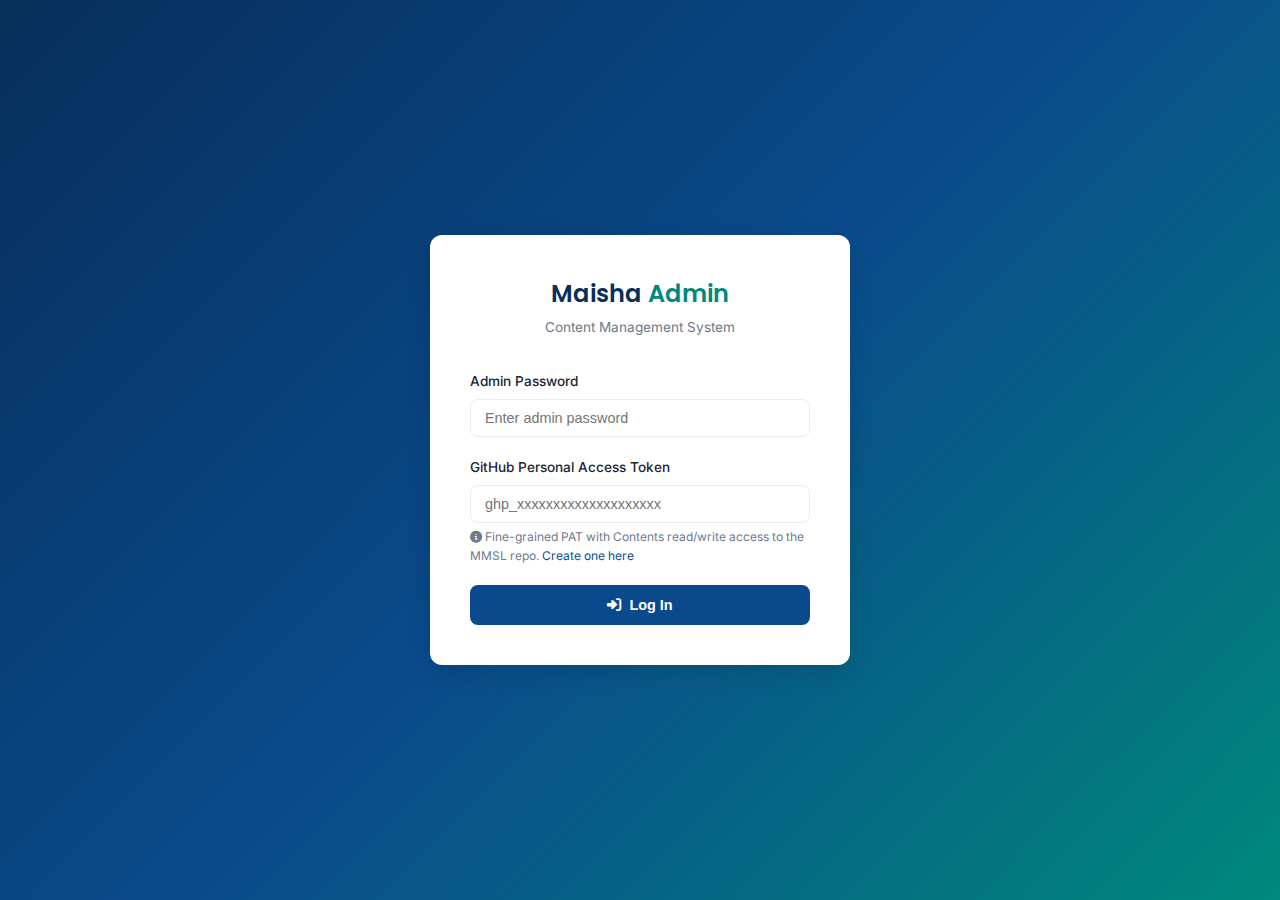
<file: index.html>
<!DOCTYPE html>
<html lang="en">
<head>
  <meta charset="utf-8">
  <meta name="viewport" content="width=device-width, initial-scale=1.0">
  <title>Admin Login | Maisha Medical Supplies</title>

  <link rel="preconnect" href="https://fonts.googleapis.com">
  <link rel="preconnect" href="https://fonts.gstatic.com" crossorigin>
  <link href="https://fonts.googleapis.com/css2?family=Inter:wght@400;500;600&family=Poppins:wght@600;700&display=swap" rel="stylesheet">
  <link rel="stylesheet" href="https://cdnjs.cloudflare.com/ajax/libs/font-awesome/6.5.1/css/all.min.css">
  <link rel="stylesheet" href="assets/css/admin.css">
</head>
<body>

  <div class="login-page">
    <div class="login-card">
      <div class="login-card__logo">
        <h1>Maisha <span>Admin</span></h1>
        <p>Content Management System</p>
      </div>

      <div class="login-error" id="login-error"></div>

      <form id="login-form">
        <div class="form-group">
          <label for="password">Admin Password</label>
          <input type="password" id="password" class="form-control" placeholder="Enter admin password" required>
        </div>

        <div class="form-group">
          <label for="pat">GitHub Personal Access Token</label>
          <input type="password" id="pat" class="form-control" placeholder="ghp_xxxxxxxxxxxxxxxxxxxx" required>
          <p class="help-text">
            <i class="fas fa-info-circle"></i>
            Fine-grained PAT with Contents read/write access to the MMSL repo.
            <a href="https://github.com/settings/tokens?type=beta" target="_blank" rel="noopener">Create one here</a>
          </p>
        </div>

        <button type="submit" class="btn btn--primary btn--full" id="login-btn">
          <i class="fas fa-sign-in-alt"></i> Log In
        </button>
      </form>
    </div>
  </div>

  <script src="assets/js/auth.js"></script>
  <script>
    // Redirect if already authenticated
    if (Auth.isAuthenticated()) {
      window.location.href = 'dashboard.html';
    }

    document.getElementById('login-form').addEventListener('submit', async (e) => {
      e.preventDefault();

      const btn = document.getElementById('login-btn');
      const errorEl = document.getElementById('login-error');
      const password = document.getElementById('password').value;
      const pat = document.getElementById('pat').value;

      btn.disabled = true;
      btn.innerHTML = '<i class="fas fa-spinner fa-spin"></i> Logging in...';
      errorEl.classList.remove('show');

      const result = await Auth.login(password, pat);

      if (result.success) {
        window.location.href = 'dashboard.html';
      } else {
        errorEl.textContent = result.error;
        errorEl.classList.add('show');
        btn.disabled = false;
        btn.innerHTML = '<i class="fas fa-sign-in-alt"></i> Log In';
      }
    });
  </script>
</body>
</html>
</file>
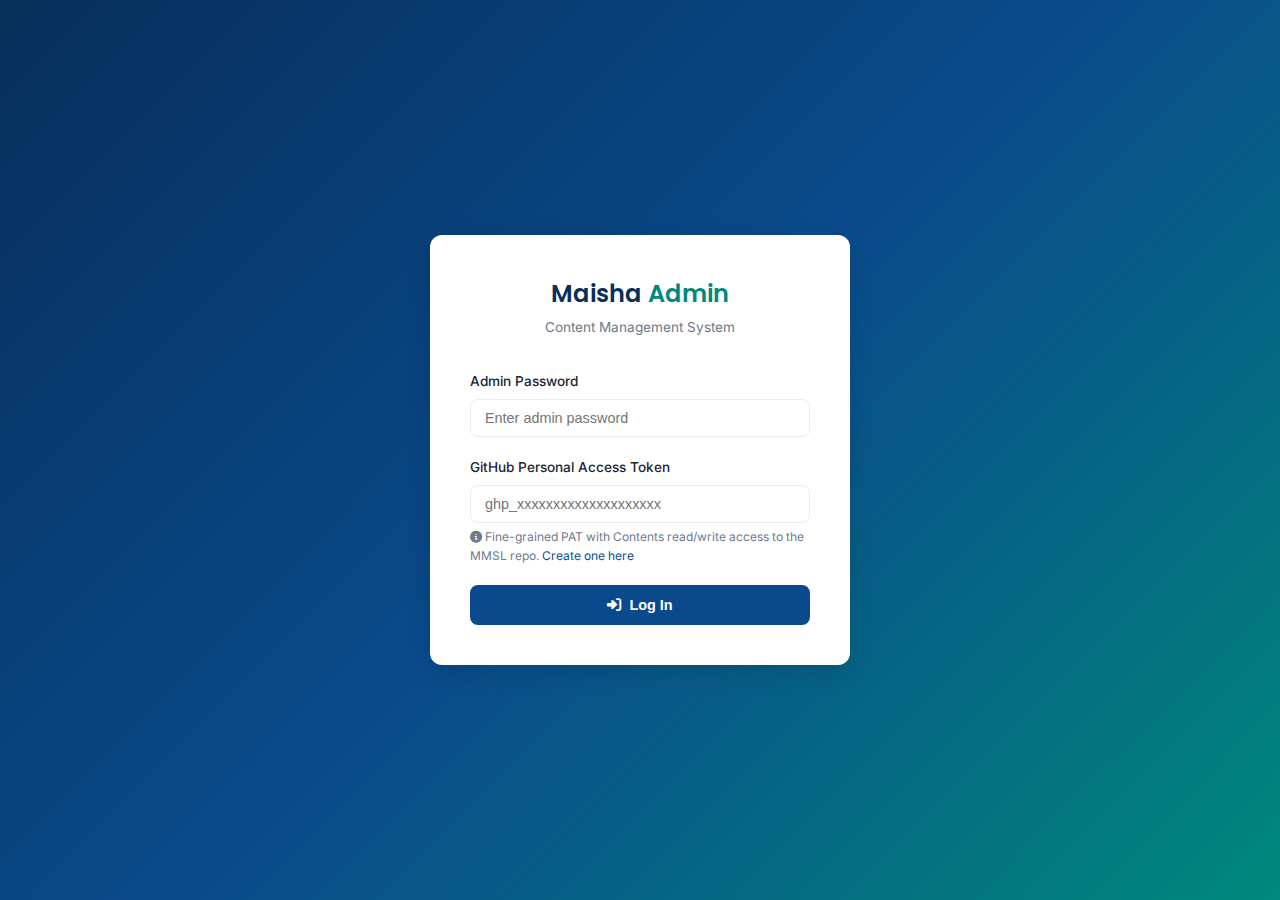
<file: dashboard.html>
<!DOCTYPE html>
<html lang="en">
<head>
  <meta charset="utf-8">
  <meta name="viewport" content="width=device-width, initial-scale=1.0">
  <title>Dashboard | MMSL Admin</title>

  <link rel="preconnect" href="https://fonts.googleapis.com">
  <link rel="preconnect" href="https://fonts.gstatic.com" crossorigin>
  <link href="https://fonts.googleapis.com/css2?family=Inter:wght@400;500;600&family=Poppins:wght@600;700&display=swap" rel="stylesheet">
  <link rel="stylesheet" href="https://cdnjs.cloudflare.com/ajax/libs/font-awesome/6.5.1/css/all.min.css">
  <link rel="stylesheet" href="assets/css/admin.css">
</head>
<body>

  <div class="dashboard">
    <!-- Sidebar -->
    <aside class="sidebar">
      <div class="sidebar__logo">
        <h2>Maisha <span>Admin</span></h2>
        <p>Content Management</p>
      </div>
      <nav class="sidebar__nav">
        <div class="sidebar__label">Main</div>
        <a class="sidebar__link active" data-section="overview" onclick="showSection('overview')">
          <i class="fas fa-th-large"></i> Overview
        </a>

        <div class="sidebar__label">Content</div>
        <a class="sidebar__link" data-section="products" onclick="showSection('products')">
          <i class="fas fa-box-open"></i> Products
        </a>
        <a class="sidebar__link" data-section="careers" onclick="showSection('careers')">
          <i class="fas fa-briefcase"></i> Careers
        </a>
        <a class="sidebar__link" data-section="homepage" onclick="showSection('homepage')">
          <i class="fas fa-home"></i> Homepage
        </a>

        <a class="sidebar__link sidebar__link--danger" onclick="Auth.logout()">
          <i class="fas fa-sign-out-alt"></i> Logout
        </a>
      </nav>
    </aside>

    <!-- Main Content -->
    <main class="main-content">

      <!-- ===== OVERVIEW ===== -->
      <div class="section-view active" id="section-overview">
        <div class="main-content__header">
          <h1>Dashboard Overview</h1>
          <span style="color: var(--color-mid-gray); font-size: 0.85rem;" id="last-updated"></span>
        </div>

        <div class="stat-cards">
          <div class="stat-card">
            <div class="stat-card__icon stat-card__icon--primary">
              <i class="fas fa-box-open"></i>
            </div>
            <div class="stat-card__text">
              <h3 id="stat-products">-</h3>
              <p>Products</p>
            </div>
          </div>
          <div class="stat-card">
            <div class="stat-card__icon stat-card__icon--secondary">
              <i class="fas fa-th-list"></i>
            </div>
            <div class="stat-card__text">
              <h3 id="stat-categories">-</h3>
              <p>Categories</p>
            </div>
          </div>
          <div class="stat-card">
            <div class="stat-card__icon stat-card__icon--success">
              <i class="fas fa-briefcase"></i>
            </div>
            <div class="stat-card__text">
              <h3 id="stat-jobs">-</h3>
              <p>Active Jobs</p>
            </div>
          </div>
        </div>

        <div class="panel">
          <div class="panel__header">
            <h3>Quick Actions</h3>
          </div>
          <div class="panel__body" style="display: flex; gap: 1rem; flex-wrap: wrap;">
            <button class="btn btn--primary btn--sm" onclick="showSection('products'); openProductModal();">
              <i class="fas fa-plus"></i> Add Product
            </button>
            <button class="btn btn--secondary btn--sm" onclick="showSection('careers'); openJobModal();">
              <i class="fas fa-plus"></i> Add Job Posting
            </button>
            <button class="btn btn--outline btn--sm" onclick="showSection('homepage');">
              <i class="fas fa-edit"></i> Edit Homepage
            </button>
          </div>
        </div>
      </div>

      <!-- ===== PRODUCTS MANAGER ===== -->
      <div class="section-view" id="section-products">
        <div class="main-content__header">
          <h1>Products Manager</h1>
          <button class="btn btn--primary btn--sm" onclick="openProductModal()">
            <i class="fas fa-plus"></i> Add Product
          </button>
        </div>

        <div class="panel">
          <div class="panel__header">
            <h3>All Products</h3>
          </div>
          <div class="table-wrap">
            <table>
              <thead>
                <tr>
                  <th>Name</th>
                  <th>Category</th>
                  <th>Featured</th>
                  <th>Actions</th>
                </tr>
              </thead>
              <tbody id="products-table-body">
                <tr><td colspan="4" style="text-align: center; padding: 2rem;">Loading...</td></tr>
              </tbody>
            </table>
          </div>
        </div>

        <div class="panel" style="margin-top: 1.5rem;">
          <div class="panel__header">
            <h3>Categories</h3>
            <button class="btn btn--outline btn--sm" onclick="openCategoryModal()">
              <i class="fas fa-plus"></i> Add Category
            </button>
          </div>
          <div class="table-wrap">
            <table>
              <thead>
                <tr>
                  <th>Icon</th>
                  <th>Name</th>
                  <th>ID</th>
                  <th>Actions</th>
                </tr>
              </thead>
              <tbody id="categories-table-body">
                <tr><td colspan="4" style="text-align: center; padding: 2rem;">Loading...</td></tr>
              </tbody>
            </table>
          </div>
        </div>
      </div>

      <!-- ===== CAREERS MANAGER ===== -->
      <div class="section-view" id="section-careers">
        <div class="main-content__header">
          <h1>Careers Manager</h1>
          <div style="display: flex; gap: 0.75rem; align-items: center;">
            <label style="display: flex; align-items: center; gap: 0.5rem; font-size: 0.85rem; cursor: pointer;">
              <input type="checkbox" id="hiring-toggle" onchange="toggleHiring()">
              <strong>Hiring Active</strong>
            </label>
            <button class="btn btn--primary btn--sm" onclick="openJobModal()">
              <i class="fas fa-plus"></i> Add Job
            </button>
          </div>
        </div>

        <div class="panel">
          <div class="panel__header">
            <h3>Job Postings</h3>
          </div>
          <div class="table-wrap">
            <table>
              <thead>
                <tr>
                  <th>Title</th>
                  <th>Department</th>
                  <th>Type</th>
                  <th>Status</th>
                  <th>Deadline</th>
                  <th>Actions</th>
                </tr>
              </thead>
              <tbody id="jobs-table-body">
                <tr><td colspan="6" style="text-align: center; padding: 2rem;">Loading...</td></tr>
              </tbody>
            </table>
          </div>
        </div>
      </div>

      <!-- ===== HOMEPAGE EDITOR ===== -->
      <div class="section-view" id="section-homepage">
        <div class="main-content__header">
          <h1>Homepage Content</h1>
          <button class="btn btn--primary btn--sm" onclick="saveHomepageContent()">
            <i class="fas fa-save"></i> Save Changes
          </button>
        </div>

        <div class="panel">
          <div class="panel__header"><h3>Hero Section</h3></div>
          <div class="panel__body">
            <div class="form-group">
              <label for="hero-headline">Headline</label>
              <input type="text" id="hero-headline" class="form-control" placeholder="Main headline">
            </div>
            <div class="form-group">
              <label for="hero-subheadline">Subheadline</label>
              <textarea id="hero-subheadline" class="form-control" placeholder="Subtitle text"></textarea>
            </div>
            <div style="display: grid; grid-template-columns: 1fr 1fr; gap: 1rem;">
              <div class="form-group">
                <label for="hero-cta1-text">Primary Button Text</label>
                <input type="text" id="hero-cta1-text" class="form-control">
              </div>
              <div class="form-group">
                <label for="hero-cta1-url">Primary Button URL</label>
                <input type="text" id="hero-cta1-url" class="form-control">
              </div>
              <div class="form-group">
                <label for="hero-cta2-text">Secondary Button Text</label>
                <input type="text" id="hero-cta2-text" class="form-control">
              </div>
              <div class="form-group">
                <label for="hero-cta2-url">Secondary Button URL</label>
                <input type="text" id="hero-cta2-url" class="form-control">
              </div>
            </div>
          </div>
        </div>

        <div class="panel">
          <div class="panel__header"><h3>Stats</h3></div>
          <div class="panel__body" id="stats-editor">
            <!-- Populated dynamically -->
          </div>
        </div>

        <div class="panel">
          <div class="panel__header"><h3>Mission & Vision</h3></div>
          <div class="panel__body">
            <div class="form-group">
              <label for="content-mission">Mission</label>
              <textarea id="content-mission" class="form-control"></textarea>
            </div>
            <div class="form-group">
              <label for="content-vision">Vision</label>
              <textarea id="content-vision" class="form-control"></textarea>
            </div>
            <div class="form-group">
              <label for="content-csr">CSR Statement</label>
              <textarea id="content-csr" class="form-control"></textarea>
            </div>
          </div>
        </div>
      </div>

    </main>
  </div>

  <!-- ===== PRODUCT MODAL ===== -->
  <div class="modal-overlay" id="product-modal">
    <div class="modal">
      <div class="modal__header">
        <h3 id="product-modal-title">Add Product</h3>
        <button class="modal__close" onclick="closeModal('product-modal')">&times;</button>
      </div>
      <div class="modal__body">
        <input type="hidden" id="product-edit-id">
        <div class="form-group">
          <label for="product-name">Product Name</label>
          <input type="text" id="product-name" class="form-control" required>
        </div>
        <div class="form-group">
          <label for="product-category">Category</label>
          <select id="product-category" class="form-control"></select>
        </div>
        <div class="form-group">
          <label for="product-description">Description</label>
          <textarea id="product-description" class="form-control"></textarea>
        </div>
        <div class="form-group">
          <label for="product-image">Image URL (optional)</label>
          <input type="text" id="product-image" class="form-control" placeholder="assets/images/products/...">
        </div>
        <div class="form-group">
          <label style="display: flex; align-items: center; gap: 0.5rem; cursor: pointer;">
            <input type="checkbox" id="product-featured"> Featured product
          </label>
        </div>
      </div>
      <div class="modal__footer">
        <button class="btn btn--outline btn--sm" onclick="closeModal('product-modal')">Cancel</button>
        <button class="btn btn--primary btn--sm" onclick="saveProduct()">Save Product</button>
      </div>
    </div>
  </div>

  <!-- ===== CATEGORY MODAL ===== -->
  <div class="modal-overlay" id="category-modal">
    <div class="modal">
      <div class="modal__header">
        <h3 id="category-modal-title">Add Category</h3>
        <button class="modal__close" onclick="closeModal('category-modal')">&times;</button>
      </div>
      <div class="modal__body">
        <input type="hidden" id="category-edit-id">
        <div class="form-group">
          <label for="category-name">Category Name</label>
          <input type="text" id="category-name" class="form-control" required>
        </div>
        <div class="form-group">
          <label for="category-id">Category ID (lowercase, no spaces)</label>
          <input type="text" id="category-id" class="form-control" placeholder="e.g. pharmaceuticals">
        </div>
        <div class="form-group">
          <label for="category-description">Description</label>
          <textarea id="category-description" class="form-control"></textarea>
        </div>
        <div class="form-group">
          <label for="category-icon">Font Awesome Icon Class</label>
          <input type="text" id="category-icon" class="form-control" placeholder="e.g. fas fa-pills">
        </div>
      </div>
      <div class="modal__footer">
        <button class="btn btn--outline btn--sm" onclick="closeModal('category-modal')">Cancel</button>
        <button class="btn btn--primary btn--sm" onclick="saveCategory()">Save Category</button>
      </div>
    </div>
  </div>

  <!-- ===== JOB MODAL ===== -->
  <div class="modal-overlay" id="job-modal">
    <div class="modal" style="max-width: 700px;">
      <div class="modal__header">
        <h3 id="job-modal-title">Add Job Posting</h3>
        <button class="modal__close" onclick="closeModal('job-modal')">&times;</button>
      </div>
      <div class="modal__body">
        <input type="hidden" id="job-edit-id">
        <div style="display: grid; grid-template-columns: 1fr 1fr; gap: 1rem;">
          <div class="form-group">
            <label for="job-title">Job Title</label>
            <input type="text" id="job-title" class="form-control" required>
          </div>
          <div class="form-group">
            <label for="job-department">Department</label>
            <input type="text" id="job-department" class="form-control">
          </div>
          <div class="form-group">
            <label for="job-type">Type</label>
            <select id="job-type" class="form-control">
              <option>Full-time</option>
              <option>Part-time</option>
              <option>Contract</option>
              <option>Internship</option>
            </select>
          </div>
          <div class="form-group">
            <label for="job-location">Location</label>
            <input type="text" id="job-location" class="form-control" value="Kampala, Uganda">
          </div>
          <div class="form-group">
            <label for="job-deadline">Application Deadline</label>
            <input type="date" id="job-deadline" class="form-control">
          </div>
          <div class="form-group">
            <label style="display: flex; align-items: center; gap: 0.5rem; cursor: pointer; margin-top: 1.5rem;">
              <input type="checkbox" id="job-active" checked> Active (visible on website)
            </label>
          </div>
        </div>
        <div class="form-group">
          <label for="job-description">Description</label>
          <textarea id="job-description" class="form-control"></textarea>
        </div>
        <div class="form-group">
          <label>Requirements (one per line)</label>
          <textarea id="job-requirements" class="form-control" placeholder="Bachelor's degree&#10;2+ years experience&#10;Strong communication skills"></textarea>
        </div>
        <div class="form-group">
          <label>Responsibilities (one per line)</label>
          <textarea id="job-responsibilities" class="form-control" placeholder="Develop client relationships&#10;Achieve sales targets&#10;Submit reports"></textarea>
        </div>
      </div>
      <div class="modal__footer">
        <button class="btn btn--outline btn--sm" onclick="closeModal('job-modal')">Cancel</button>
        <button class="btn btn--primary btn--sm" onclick="saveJob()">Save Job</button>
      </div>
    </div>
  </div>

  <!-- Toast container -->
  <div class="toast-container" id="toast-container"></div>

  <!-- Scripts -->
  <script src="assets/js/auth.js"></script>
  <script src="assets/js/github-api.js"></script>
  <script>
    // ===== Auth Guard =====
    if (!Auth.requireAuth()) throw new Error('Not authenticated');

    // ===== State =====
    let productsData = null;
    let productsSha = null;
    let careersData = null;
    let careersSha = null;
    let contentData = null;
    let contentSha = null;

    // ===== Section Navigation =====
    function showSection(sectionId) {
      document.querySelectorAll('.section-view').forEach(el => el.classList.remove('active'));
      document.querySelectorAll('.sidebar__link').forEach(el => el.classList.remove('active'));

      document.getElementById('section-' + sectionId).classList.add('active');
      document.querySelector(`.sidebar__link[data-section="${sectionId}"]`).classList.add('active');
    }

    // ===== Toast Notifications =====
    function showToast(message, type = 'success') {
      const container = document.getElementById('toast-container');
      const toast = document.createElement('div');
      toast.className = `toast toast--${type}`;
      toast.innerHTML = `
        <i class="fas fa-${type === 'success' ? 'check-circle' : 'exclamation-circle'}"></i>
        <span>${message}</span>
      `;
      container.appendChild(toast);
      setTimeout(() => toast.remove(), 4000);
    }

    // ===== Modal Helpers =====
    function closeModal(id) {
      document.getElementById(id).classList.remove('show');
    }

    // ===== LOAD ALL DATA =====
    async function loadAllData() {
      try {
        const [products, careers, content] = await Promise.all([
          GitHubAPI.readFile('data/products.json'),
          GitHubAPI.readFile('data/careers.json'),
          GitHubAPI.readFile('data/content.json')
        ]);

        productsData = products.content;
        productsSha = products.sha;
        careersData = careers.content;
        careersSha = careers.sha;
        contentData = content.content;
        contentSha = content.sha;

        renderOverview();
        renderProductsTable();
        renderCategoriesTable();
        renderJobsTable();
        renderHomepageEditor();
      } catch (error) {
        console.error('Error loading data:', error);
        showToast('Failed to load data: ' + error.message, 'error');
      }
    }

    // ===== OVERVIEW =====
    function renderOverview() {
      document.getElementById('stat-products').textContent = productsData.products.length;
      document.getElementById('stat-categories').textContent = productsData.categories.length;
      document.getElementById('stat-jobs').textContent = careersData.jobs.filter(j => j.active).length;

      const lastUpdate = new Date(productsData.lastUpdated || contentData.lastUpdated);
      document.getElementById('last-updated').textContent = 'Last updated: ' + lastUpdate.toLocaleDateString();
    }

    // ===== PRODUCTS =====
    function renderProductsTable() {
      const tbody = document.getElementById('products-table-body');
      if (productsData.products.length === 0) {
        tbody.innerHTML = '<tr><td colspan="4" style="text-align: center; padding: 2rem; color: var(--color-mid-gray);">No products yet. Add your first product!</td></tr>';
        return;
      }

      tbody.innerHTML = productsData.products.map(p => {
        const cat = productsData.categories.find(c => c.id === p.categoryId);
        return `
          <tr>
            <td><strong>${p.name}</strong></td>
            <td>${cat ? cat.name : p.categoryId}</td>
            <td>${p.featured ? '<span class="badge badge--featured">Featured</span>' : '-'}</td>
            <td>
              <div class="actions">
                <button class="btn-icon" onclick="editProduct('${p.id}')" title="Edit"><i class="fas fa-pen"></i></button>
                <button class="btn-icon btn-icon--danger" onclick="deleteProduct('${p.id}')" title="Delete"><i class="fas fa-trash"></i></button>
              </div>
            </td>
          </tr>
        `;
      }).join('');

      // Update category select in product modal
      const catSelect = document.getElementById('product-category');
      catSelect.innerHTML = productsData.categories.map(c =>
        `<option value="${c.id}">${c.name}</option>`
      ).join('');
    }

    function renderCategoriesTable() {
      const tbody = document.getElementById('categories-table-body');
      tbody.innerHTML = productsData.categories.map(c => `
        <tr>
          <td><i class="${c.icon}" style="color: var(--color-primary);"></i></td>
          <td><strong>${c.name}</strong></td>
          <td><code style="font-size: 0.8rem; background: var(--color-off-white); padding: 2px 6px; border-radius: 3px;">${c.id}</code></td>
          <td>
            <div class="actions">
              <button class="btn-icon" onclick="editCategory('${c.id}')" title="Edit"><i class="fas fa-pen"></i></button>
              <button class="btn-icon btn-icon--danger" onclick="deleteCategory('${c.id}')" title="Delete"><i class="fas fa-trash"></i></button>
            </div>
          </td>
        </tr>
      `).join('');
    }

    function openProductModal(product = null) {
      document.getElementById('product-modal-title').textContent = product ? 'Edit Product' : 'Add Product';
      document.getElementById('product-edit-id').value = product ? product.id : '';
      document.getElementById('product-name').value = product ? product.name : '';
      document.getElementById('product-category').value = product ? product.categoryId : (productsData.categories[0]?.id || '');
      document.getElementById('product-description').value = product ? product.description : '';
      document.getElementById('product-image').value = product ? (product.image || '') : '';
      document.getElementById('product-featured').checked = product ? product.featured : false;
      document.getElementById('product-modal').classList.add('show');
    }

    function editProduct(id) {
      const product = productsData.products.find(p => p.id === id);
      if (product) openProductModal(product);
    }

    async function saveProduct() {
      const editId = document.getElementById('product-edit-id').value;
      const product = {
        id: editId || 'prod-' + Date.now(),
        categoryId: document.getElementById('product-category').value,
        name: document.getElementById('product-name').value,
        description: document.getElementById('product-description').value,
        image: document.getElementById('product-image').value,
        featured: document.getElementById('product-featured').checked,
        order: productsData.products.length + 1
      };

      if (!product.name) {
        showToast('Product name is required', 'error');
        return;
      }

      try {
        if (editId) {
          const idx = productsData.products.findIndex(p => p.id === editId);
          if (idx >= 0) {
            product.order = productsData.products[idx].order;
            productsData.products[idx] = product;
          }
        } else {
          productsData.products.push(product);
        }

        productsData.lastUpdated = new Date().toISOString();
        const result = await GitHubAPI.writeFile('data/products.json', productsData, productsSha, editId ? `Update product: ${product.name}` : `Add product: ${product.name}`);
        productsSha = result.content.sha;

        closeModal('product-modal');
        renderProductsTable();
        renderOverview();
        showToast(editId ? 'Product updated!' : 'Product added!');
      } catch (error) {
        showToast('Error saving product: ' + error.message, 'error');
      }
    }

    async function deleteProduct(id) {
      if (!confirm('Are you sure you want to delete this product?')) return;

      try {
        productsData.products = productsData.products.filter(p => p.id !== id);
        productsData.lastUpdated = new Date().toISOString();
        const result = await GitHubAPI.writeFile('data/products.json', productsData, productsSha, 'Delete product');
        productsSha = result.content.sha;

        renderProductsTable();
        renderOverview();
        showToast('Product deleted');
      } catch (error) {
        showToast('Error deleting product: ' + error.message, 'error');
      }
    }

    // ===== CATEGORIES =====
    function openCategoryModal(category = null) {
      document.getElementById('category-modal-title').textContent = category ? 'Edit Category' : 'Add Category';
      document.getElementById('category-edit-id').value = category ? category.id : '';
      document.getElementById('category-name').value = category ? category.name : '';
      document.getElementById('category-id').value = category ? category.id : '';
      document.getElementById('category-description').value = category ? category.description : '';
      document.getElementById('category-icon').value = category ? category.icon : 'fas fa-box';
      if (category) document.getElementById('category-id').readOnly = true;
      else document.getElementById('category-id').readOnly = false;
      document.getElementById('category-modal').classList.add('show');
    }

    function editCategory(id) {
      const cat = productsData.categories.find(c => c.id === id);
      if (cat) openCategoryModal(cat);
    }

    async function saveCategory() {
      const editId = document.getElementById('category-edit-id').value;
      const category = {
        id: document.getElementById('category-id').value.toLowerCase().replace(/\s+/g, '-'),
        name: document.getElementById('category-name').value,
        description: document.getElementById('category-description').value,
        icon: document.getElementById('category-icon').value
      };

      if (!category.name || !category.id) {
        showToast('Category name and ID are required', 'error');
        return;
      }

      try {
        if (editId) {
          const idx = productsData.categories.findIndex(c => c.id === editId);
          if (idx >= 0) productsData.categories[idx] = category;
        } else {
          productsData.categories.push(category);
        }

        productsData.lastUpdated = new Date().toISOString();
        const result = await GitHubAPI.writeFile('data/products.json', productsData, productsSha, editId ? `Update category: ${category.name}` : `Add category: ${category.name}`);
        productsSha = result.content.sha;

        closeModal('category-modal');
        renderCategoriesTable();
        renderProductsTable();
        renderOverview();
        showToast(editId ? 'Category updated!' : 'Category added!');
      } catch (error) {
        showToast('Error saving category: ' + error.message, 'error');
      }
    }

    async function deleteCategory(id) {
      const productsInCategory = productsData.products.filter(p => p.categoryId === id).length;
      if (productsInCategory > 0) {
        showToast(`Cannot delete: ${productsInCategory} products use this category`, 'error');
        return;
      }
      if (!confirm('Are you sure you want to delete this category?')) return;

      try {
        productsData.categories = productsData.categories.filter(c => c.id !== id);
        productsData.lastUpdated = new Date().toISOString();
        const result = await GitHubAPI.writeFile('data/products.json', productsData, productsSha, 'Delete category');
        productsSha = result.content.sha;

        renderCategoriesTable();
        renderOverview();
        showToast('Category deleted');
      } catch (error) {
        showToast('Error deleting category: ' + error.message, 'error');
      }
    }

    // ===== CAREERS =====
    function renderJobsTable() {
      document.getElementById('hiring-toggle').checked = careersData.hiringActive;

      const tbody = document.getElementById('jobs-table-body');
      if (careersData.jobs.length === 0) {
        tbody.innerHTML = '<tr><td colspan="6" style="text-align: center; padding: 2rem; color: var(--color-mid-gray);">No job postings yet.</td></tr>';
        return;
      }

      tbody.innerHTML = careersData.jobs.map(j => `
        <tr>
          <td><strong>${j.title}</strong></td>
          <td>${j.department}</td>
          <td>${j.type}</td>
          <td><span class="badge badge--${j.active ? 'active' : 'inactive'}">${j.active ? 'Active' : 'Inactive'}</span></td>
          <td>${j.deadline || '-'}</td>
          <td>
            <div class="actions">
              <button class="btn-icon" onclick="editJob('${j.id}')" title="Edit"><i class="fas fa-pen"></i></button>
              <button class="btn-icon" onclick="toggleJobActive('${j.id}')" title="Toggle active"><i class="fas fa-toggle-${j.active ? 'on' : 'off'}"></i></button>
              <button class="btn-icon btn-icon--danger" onclick="deleteJob('${j.id}')" title="Delete"><i class="fas fa-trash"></i></button>
            </div>
          </td>
        </tr>
      `).join('');
    }

    async function toggleHiring() {
      try {
        careersData.hiringActive = document.getElementById('hiring-toggle').checked;
        careersData.lastUpdated = new Date().toISOString();
        const result = await GitHubAPI.writeFile('data/careers.json', careersData, careersSha, `${careersData.hiringActive ? 'Enable' : 'Disable'} hiring`);
        careersSha = result.content.sha;
        showToast(careersData.hiringActive ? 'Hiring enabled' : 'Hiring disabled');
      } catch (error) {
        showToast('Error: ' + error.message, 'error');
      }
    }

    function openJobModal(job = null) {
      document.getElementById('job-modal-title').textContent = job ? 'Edit Job Posting' : 'Add Job Posting';
      document.getElementById('job-edit-id').value = job ? job.id : '';
      document.getElementById('job-title').value = job ? job.title : '';
      document.getElementById('job-department').value = job ? job.department : '';
      document.getElementById('job-type').value = job ? job.type : 'Full-time';
      document.getElementById('job-location').value = job ? job.location : 'Kampala, Uganda';
      document.getElementById('job-deadline').value = job ? job.deadline : '';
      document.getElementById('job-active').checked = job ? job.active : true;
      document.getElementById('job-description').value = job ? job.description : '';
      document.getElementById('job-requirements').value = job ? (job.requirements || []).join('\n') : '';
      document.getElementById('job-responsibilities').value = job ? (job.responsibilities || []).join('\n') : '';
      document.getElementById('job-modal').classList.add('show');
    }

    function editJob(id) {
      const job = careersData.jobs.find(j => j.id === id);
      if (job) openJobModal(job);
    }

    async function saveJob() {
      const editId = document.getElementById('job-edit-id').value;
      const job = {
        id: editId || 'job-' + Date.now(),
        title: document.getElementById('job-title').value,
        department: document.getElementById('job-department').value,
        type: document.getElementById('job-type').value,
        location: document.getElementById('job-location').value,
        posted: editId ? (careersData.jobs.find(j => j.id === editId)?.posted || new Date().toISOString().split('T')[0]) : new Date().toISOString().split('T')[0],
        deadline: document.getElementById('job-deadline').value,
        description: document.getElementById('job-description').value,
        requirements: document.getElementById('job-requirements').value.split('\n').filter(r => r.trim()),
        responsibilities: document.getElementById('job-responsibilities').value.split('\n').filter(r => r.trim()),
        active: document.getElementById('job-active').checked
      };

      if (!job.title) {
        showToast('Job title is required', 'error');
        return;
      }

      try {
        if (editId) {
          const idx = careersData.jobs.findIndex(j => j.id === editId);
          if (idx >= 0) careersData.jobs[idx] = job;
        } else {
          careersData.jobs.push(job);
        }

        careersData.lastUpdated = new Date().toISOString();
        const result = await GitHubAPI.writeFile('data/careers.json', careersData, careersSha, editId ? `Update job: ${job.title}` : `Add job: ${job.title}`);
        careersSha = result.content.sha;

        closeModal('job-modal');
        renderJobsTable();
        renderOverview();
        showToast(editId ? 'Job posting updated!' : 'Job posting added!');
      } catch (error) {
        showToast('Error saving job: ' + error.message, 'error');
      }
    }

    async function toggleJobActive(id) {
      try {
        const job = careersData.jobs.find(j => j.id === id);
        if (!job) return;
        job.active = !job.active;

        careersData.lastUpdated = new Date().toISOString();
        const result = await GitHubAPI.writeFile('data/careers.json', careersData, careersSha, `${job.active ? 'Activate' : 'Deactivate'} job: ${job.title}`);
        careersSha = result.content.sha;

        renderJobsTable();
        renderOverview();
        showToast(`Job ${job.active ? 'activated' : 'deactivated'}`);
      } catch (error) {
        showToast('Error: ' + error.message, 'error');
      }
    }

    async function deleteJob(id) {
      if (!confirm('Are you sure you want to delete this job posting?')) return;

      try {
        careersData.jobs = careersData.jobs.filter(j => j.id !== id);
        careersData.lastUpdated = new Date().toISOString();
        const result = await GitHubAPI.writeFile('data/careers.json', careersData, careersSha, 'Delete job posting');
        careersSha = result.content.sha;

        renderJobsTable();
        renderOverview();
        showToast('Job posting deleted');
      } catch (error) {
        showToast('Error: ' + error.message, 'error');
      }
    }

    // ===== HOMEPAGE CONTENT =====
    function renderHomepageEditor() {
      // Hero
      document.getElementById('hero-headline').value = contentData.hero?.headline || '';
      document.getElementById('hero-subheadline').value = contentData.hero?.subheadline || '';
      document.getElementById('hero-cta1-text').value = contentData.hero?.ctaPrimary?.text || '';
      document.getElementById('hero-cta1-url').value = contentData.hero?.ctaPrimary?.url || '';
      document.getElementById('hero-cta2-text').value = contentData.hero?.ctaSecondary?.text || '';
      document.getElementById('hero-cta2-url').value = contentData.hero?.ctaSecondary?.url || '';

      // Stats
      const statsEditor = document.getElementById('stats-editor');
      statsEditor.innerHTML = (contentData.stats || []).map((stat, i) => `
        <div style="display: grid; grid-template-columns: 1fr 1fr auto; gap: 0.75rem; margin-bottom: 0.75rem; align-items: end;">
          <div class="form-group" style="margin-bottom: 0;">
            <label>Value</label>
            <input type="text" class="form-control stat-value" data-index="${i}" value="${stat.value}">
          </div>
          <div class="form-group" style="margin-bottom: 0;">
            <label>Label</label>
            <input type="text" class="form-control stat-label" data-index="${i}" value="${stat.label}">
          </div>
          <button class="btn-icon btn-icon--danger" onclick="removeStat(${i})" title="Remove" style="margin-bottom: 2px;">
            <i class="fas fa-times"></i>
          </button>
        </div>
      `).join('') + `
        <button class="btn btn--outline btn--sm" onclick="addStat()" style="margin-top: 0.5rem;">
          <i class="fas fa-plus"></i> Add Stat
        </button>
      `;

      // Mission / Vision / CSR
      document.getElementById('content-mission').value = contentData.about?.mission || '';
      document.getElementById('content-vision').value = contentData.about?.vision || '';
      document.getElementById('content-csr').value = contentData.csr || '';
    }

    function addStat() {
      contentData.stats = contentData.stats || [];
      contentData.stats.push({ value: '', label: '' });
      renderHomepageEditor();
    }

    function removeStat(index) {
      contentData.stats.splice(index, 1);
      renderHomepageEditor();
    }

    async function saveHomepageContent() {
      try {
        // Gather hero data
        contentData.hero = {
          headline: document.getElementById('hero-headline').value,
          subheadline: document.getElementById('hero-subheadline').value,
          ctaPrimary: {
            text: document.getElementById('hero-cta1-text').value,
            url: document.getElementById('hero-cta1-url').value
          },
          ctaSecondary: {
            text: document.getElementById('hero-cta2-text').value,
            url: document.getElementById('hero-cta2-url').value
          }
        };

        // Gather stats
        const statValues = document.querySelectorAll('.stat-value');
        const statLabels = document.querySelectorAll('.stat-label');
        contentData.stats = [];
        statValues.forEach((input, i) => {
          contentData.stats.push({
            value: input.value,
            label: statLabels[i].value
          });
        });

        // Gather about
        contentData.about = contentData.about || {};
        contentData.about.mission = document.getElementById('content-mission').value;
        contentData.about.vision = document.getElementById('content-vision').value;
        contentData.csr = document.getElementById('content-csr').value;

        contentData.lastUpdated = new Date().toISOString();
        const result = await GitHubAPI.writeFile('data/content.json', contentData, contentSha, 'Update homepage content');
        contentSha = result.content.sha;

        showToast('Homepage content saved! Changes will appear on the site within 5 minutes.');
      } catch (error) {
        showToast('Error saving content: ' + error.message, 'error');
      }
    }

    // ===== INITIALIZE =====
    loadAllData();
  </script>
</body>
</html>
</file>
<file: assets/css/admin.css>
/* ============================================================
   MMSL Admin Panel — Styles
   ============================================================ */

:root {
  --color-primary: #0A4A8C;
  --color-primary-light: #1565C0;
  --color-primary-dark: #062F5A;
  --color-secondary: #00897B;
  --color-secondary-light: #26A69A;
  --color-white: #FFFFFF;
  --color-off-white: #F4F7FA;
  --color-light-gray: #E8EDF3;
  --color-mid-gray: #6B7A8D;
  --color-dark: #1A2533;
  --color-success: #2E7D32;
  --color-danger: #C62828;
  --color-warning: #E65100;

  --font-heading: 'Poppins', sans-serif;
  --font-body: 'Inter', sans-serif;

  --shadow-sm: 0 1px 3px rgba(0, 0, 0, 0.08);
  --shadow-md: 0 4px 12px rgba(0, 0, 0, 0.1);
  --shadow-lg: 0 8px 24px rgba(0, 0, 0, 0.12);

  --radius-sm: 4px;
  --radius-md: 8px;
  --radius-lg: 12px;
  --radius-full: 9999px;

  --sidebar-width: 260px;
}

/* Reset */
*, *::before, *::after {
  margin: 0;
  padding: 0;
  box-sizing: border-box;
}

body {
  font-family: var(--font-body);
  font-size: 0.95rem;
  line-height: 1.6;
  color: var(--color-dark);
  background: var(--color-off-white);
  -webkit-font-smoothing: antialiased;
}

a { color: var(--color-primary); text-decoration: none; }
ul { list-style: none; }

h1, h2, h3, h4 {
  font-family: var(--font-heading);
  font-weight: 600;
}

/* ============================================================
   LOGIN PAGE
   ============================================================ */
.login-page {
  min-height: 100vh;
  display: flex;
  align-items: center;
  justify-content: center;
  background: linear-gradient(135deg, var(--color-primary-dark) 0%, var(--color-primary) 50%, var(--color-secondary) 100%);
  padding: 1rem;
}

.login-card {
  background: var(--color-white);
  border-radius: var(--radius-lg);
  box-shadow: var(--shadow-lg);
  padding: 2.5rem;
  width: 100%;
  max-width: 420px;
}

.login-card__logo {
  text-align: center;
  margin-bottom: 2rem;
}

.login-card__logo h1 {
  font-size: 1.5rem;
  color: var(--color-primary-dark);
}

.login-card__logo h1 span {
  color: var(--color-secondary);
}

.login-card__logo p {
  color: var(--color-mid-gray);
  font-size: 0.85rem;
  margin-top: 0.25rem;
}

.form-group {
  margin-bottom: 1.25rem;
}

.form-group label {
  display: block;
  font-weight: 500;
  margin-bottom: 0.4rem;
  font-size: 0.85rem;
  color: var(--color-dark);
}

.form-group .help-text {
  font-size: 0.75rem;
  color: var(--color-mid-gray);
  margin-top: 0.25rem;
}

.form-control {
  width: 100%;
  padding: 10px 14px;
  border: 1px solid var(--color-light-gray);
  border-radius: var(--radius-md);
  font-size: 0.9rem;
  color: var(--color-dark);
  background: var(--color-white);
  transition: border-color 0.2s, box-shadow 0.2s;
}

.form-control:focus {
  outline: none;
  border-color: var(--color-primary);
  box-shadow: 0 0 0 3px rgba(10, 74, 140, 0.1);
}

.btn {
  display: inline-flex;
  align-items: center;
  justify-content: center;
  gap: 0.5rem;
  padding: 10px 24px;
  font-weight: 600;
  font-size: 0.9rem;
  border-radius: var(--radius-md);
  border: 2px solid transparent;
  cursor: pointer;
  transition: all 0.2s;
}

.btn--primary {
  background: var(--color-primary);
  color: var(--color-white);
  border-color: var(--color-primary);
}

.btn--primary:hover {
  background: var(--color-primary-light);
  border-color: var(--color-primary-light);
}

.btn--secondary {
  background: var(--color-secondary);
  color: var(--color-white);
  border-color: var(--color-secondary);
}

.btn--secondary:hover {
  background: var(--color-secondary-light);
  border-color: var(--color-secondary-light);
}

.btn--danger {
  background: var(--color-danger);
  color: var(--color-white);
  border-color: var(--color-danger);
}

.btn--danger:hover {
  background: #B71C1C;
  border-color: #B71C1C;
}

.btn--outline {
  background: transparent;
  color: var(--color-primary);
  border-color: var(--color-light-gray);
}

.btn--outline:hover {
  border-color: var(--color-primary);
  background: rgba(10, 74, 140, 0.05);
}

.btn--sm {
  padding: 6px 14px;
  font-size: 0.8rem;
}

.btn--full {
  width: 100%;
}

.login-error {
  display: none;
  background: #FFEBEE;
  color: var(--color-danger);
  padding: 0.75rem 1rem;
  border-radius: var(--radius-md);
  font-size: 0.85rem;
  margin-bottom: 1rem;
}

.login-error.show { display: block; }

/* ============================================================
   DASHBOARD LAYOUT
   ============================================================ */
.dashboard {
  display: flex;
  min-height: 100vh;
}

/* Sidebar */
.sidebar {
  width: var(--sidebar-width);
  background: var(--color-primary-dark);
  color: var(--color-white);
  position: fixed;
  top: 0;
  left: 0;
  bottom: 0;
  overflow-y: auto;
  z-index: 100;
}

.sidebar__logo {
  padding: 1.5rem;
  border-bottom: 1px solid rgba(255, 255, 255, 0.1);
}

.sidebar__logo h2 {
  font-size: 1.1rem;
  color: var(--color-white);
}

.sidebar__logo h2 span {
  color: var(--color-secondary-light);
}

.sidebar__logo p {
  font-size: 0.75rem;
  color: rgba(255, 255, 255, 0.5);
  margin-top: 0.25rem;
}

.sidebar__nav {
  padding: 1rem 0;
}

.sidebar__label {
  font-size: 0.7rem;
  text-transform: uppercase;
  letter-spacing: 1px;
  color: rgba(255, 255, 255, 0.4);
  padding: 0.5rem 1.5rem;
  margin-top: 0.5rem;
}

.sidebar__link {
  display: flex;
  align-items: center;
  gap: 0.75rem;
  padding: 0.75rem 1.5rem;
  color: rgba(255, 255, 255, 0.7);
  font-size: 0.9rem;
  transition: all 0.2s;
  cursor: pointer;
}

.sidebar__link:hover {
  background: rgba(255, 255, 255, 0.08);
  color: var(--color-white);
}

.sidebar__link.active {
  background: rgba(255, 255, 255, 0.12);
  color: var(--color-white);
  border-left: 3px solid var(--color-secondary-light);
}

.sidebar__link i {
  width: 20px;
  text-align: center;
}

.sidebar__link--danger {
  color: #EF9A9A;
  margin-top: 1rem;
  border-top: 1px solid rgba(255, 255, 255, 0.1);
  padding-top: 1.25rem;
}

.sidebar__link--danger:hover {
  color: #EF5350;
  background: rgba(239, 83, 80, 0.1);
}

/* Main content */
.main-content {
  margin-left: var(--sidebar-width);
  flex: 1;
  padding: 2rem;
  min-height: 100vh;
}

.main-content__header {
  display: flex;
  justify-content: space-between;
  align-items: center;
  margin-bottom: 2rem;
  flex-wrap: wrap;
  gap: 1rem;
}

.main-content__header h1 {
  font-size: 1.5rem;
}

/* Panel/Card */
.panel {
  background: var(--color-white);
  border-radius: var(--radius-lg);
  box-shadow: var(--shadow-sm);
  margin-bottom: 1.5rem;
}

.panel__header {
  display: flex;
  justify-content: space-between;
  align-items: center;
  padding: 1.25rem 1.5rem;
  border-bottom: 1px solid var(--color-light-gray);
}

.panel__header h3 {
  font-size: 1rem;
}

.panel__body {
  padding: 1.5rem;
}

/* Table */
.table-wrap {
  overflow-x: auto;
}

table {
  width: 100%;
  border-collapse: collapse;
}

th, td {
  text-align: left;
  padding: 0.75rem 1rem;
  border-bottom: 1px solid var(--color-light-gray);
  font-size: 0.85rem;
}

th {
  font-weight: 600;
  color: var(--color-mid-gray);
  font-size: 0.75rem;
  text-transform: uppercase;
  letter-spacing: 0.5px;
  background: var(--color-off-white);
}

td { color: var(--color-dark); }

tr:last-child td { border-bottom: none; }

tr:hover td { background: rgba(244, 247, 250, 0.5); }

/* Badge */
.badge {
  display: inline-block;
  padding: 2px 10px;
  border-radius: var(--radius-full);
  font-size: 0.75rem;
  font-weight: 600;
}

.badge--active {
  background: rgba(46, 125, 50, 0.1);
  color: var(--color-success);
}

.badge--inactive {
  background: rgba(107, 122, 141, 0.1);
  color: var(--color-mid-gray);
}

.badge--featured {
  background: rgba(10, 74, 140, 0.1);
  color: var(--color-primary);
}

/* Actions */
.actions {
  display: flex;
  gap: 0.5rem;
}

.btn-icon {
  width: 32px;
  height: 32px;
  border-radius: var(--radius-md);
  border: 1px solid var(--color-light-gray);
  background: var(--color-white);
  color: var(--color-mid-gray);
  display: flex;
  align-items: center;
  justify-content: center;
  cursor: pointer;
  transition: all 0.2s;
  font-size: 0.8rem;
}

.btn-icon:hover {
  border-color: var(--color-primary);
  color: var(--color-primary);
  background: rgba(10, 74, 140, 0.05);
}

.btn-icon--danger:hover {
  border-color: var(--color-danger);
  color: var(--color-danger);
  background: rgba(198, 40, 40, 0.05);
}

/* Modal */
.modal-overlay {
  display: none;
  position: fixed;
  inset: 0;
  background: rgba(0, 0, 0, 0.5);
  z-index: 200;
  align-items: center;
  justify-content: center;
  padding: 1rem;
}

.modal-overlay.show {
  display: flex;
}

.modal {
  background: var(--color-white);
  border-radius: var(--radius-lg);
  box-shadow: var(--shadow-lg);
  width: 100%;
  max-width: 600px;
  max-height: 90vh;
  overflow-y: auto;
}

.modal__header {
  display: flex;
  justify-content: space-between;
  align-items: center;
  padding: 1.25rem 1.5rem;
  border-bottom: 1px solid var(--color-light-gray);
}

.modal__header h3 {
  font-size: 1.1rem;
}

.modal__close {
  background: none;
  border: none;
  font-size: 1.2rem;
  color: var(--color-mid-gray);
  cursor: pointer;
  padding: 0.25rem;
}

.modal__close:hover { color: var(--color-dark); }

.modal__body {
  padding: 1.5rem;
}

.modal__footer {
  padding: 1rem 1.5rem;
  border-top: 1px solid var(--color-light-gray);
  display: flex;
  justify-content: flex-end;
  gap: 0.75rem;
}

textarea.form-control {
  min-height: 80px;
  resize: vertical;
}

/* Toast notification */
.toast-container {
  position: fixed;
  top: 1rem;
  right: 1rem;
  z-index: 300;
  display: flex;
  flex-direction: column;
  gap: 0.5rem;
}

.toast {
  background: var(--color-white);
  border-radius: var(--radius-md);
  box-shadow: var(--shadow-lg);
  padding: 1rem 1.5rem;
  display: flex;
  align-items: center;
  gap: 0.75rem;
  font-size: 0.85rem;
  min-width: 280px;
  animation: slideIn 0.3s ease;
  border-left: 4px solid var(--color-success);
}

.toast--error {
  border-left-color: var(--color-danger);
}

.toast i {
  font-size: 1.1rem;
}

.toast--success i { color: var(--color-success); }
.toast--error i { color: var(--color-danger); }

@keyframes slideIn {
  from { transform: translateX(100%); opacity: 0; }
  to { transform: translateX(0); opacity: 1; }
}

/* Section views — hide/show */
.section-view {
  display: none;
}

.section-view.active {
  display: block;
}

/* Stat cards on dashboard */
.stat-cards {
  display: grid;
  grid-template-columns: repeat(auto-fit, minmax(200px, 1fr));
  gap: 1rem;
  margin-bottom: 2rem;
}

.stat-card {
  background: var(--color-white);
  border-radius: var(--radius-lg);
  box-shadow: var(--shadow-sm);
  padding: 1.5rem;
  display: flex;
  align-items: center;
  gap: 1rem;
}

.stat-card__icon {
  width: 48px;
  height: 48px;
  border-radius: var(--radius-md);
  display: flex;
  align-items: center;
  justify-content: center;
  font-size: 1.2rem;
}

.stat-card__icon--primary {
  background: rgba(10, 74, 140, 0.1);
  color: var(--color-primary);
}

.stat-card__icon--secondary {
  background: rgba(0, 137, 123, 0.1);
  color: var(--color-secondary);
}

.stat-card__icon--success {
  background: rgba(46, 125, 50, 0.1);
  color: var(--color-success);
}

.stat-card__text h3 {
  font-size: 1.5rem;
  line-height: 1;
}

.stat-card__text p {
  font-size: 0.8rem;
  color: var(--color-mid-gray);
  margin-top: 0.25rem;
}

/* Items list for requirements/responsibilities */
.items-list {
  display: flex;
  flex-direction: column;
  gap: 0.5rem;
  margin-bottom: 0.5rem;
}

.items-list__item {
  display: flex;
  gap: 0.5rem;
  align-items: center;
}

.items-list__item input {
  flex: 1;
}

.items-list__item button {
  flex-shrink: 0;
}

/* Responsive */
@media (max-width: 768px) {
  .sidebar {
    display: none;
  }

  .main-content {
    margin-left: 0;
    padding: 1rem;
  }
}
</file>
